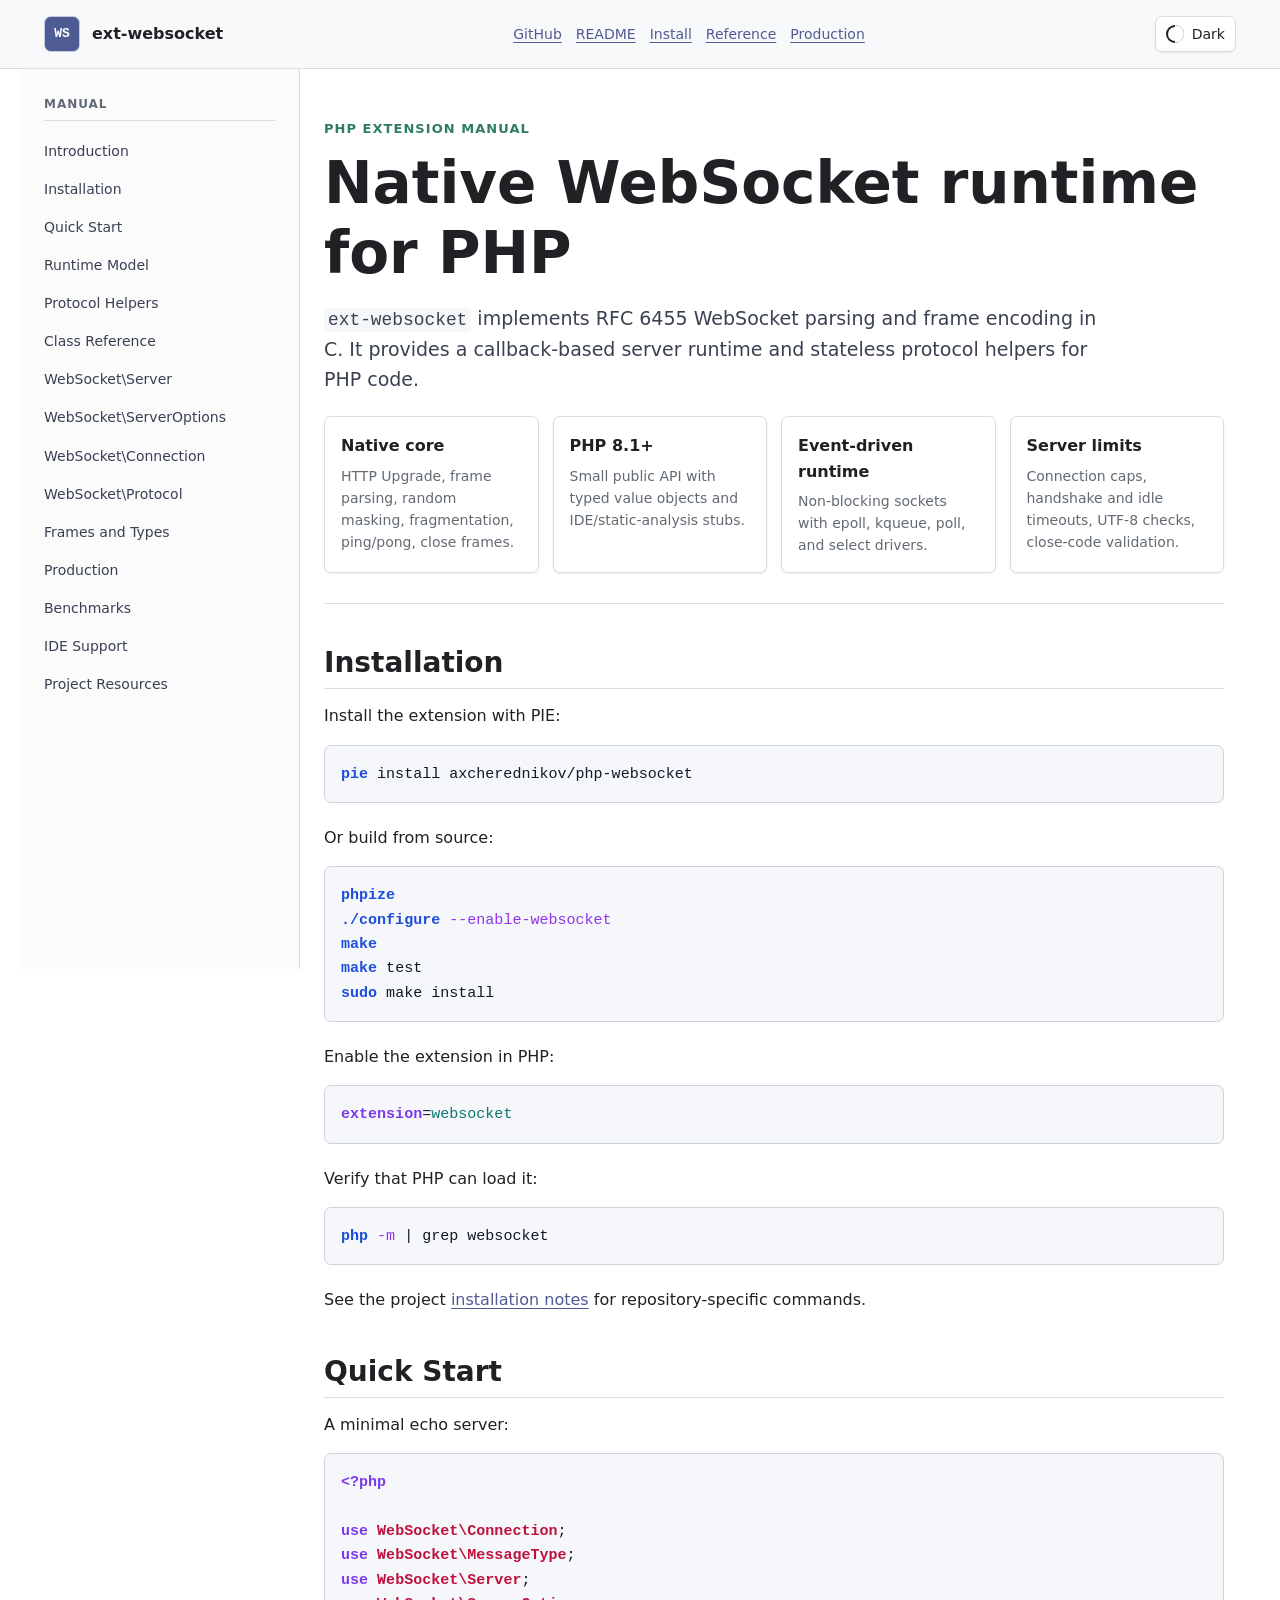
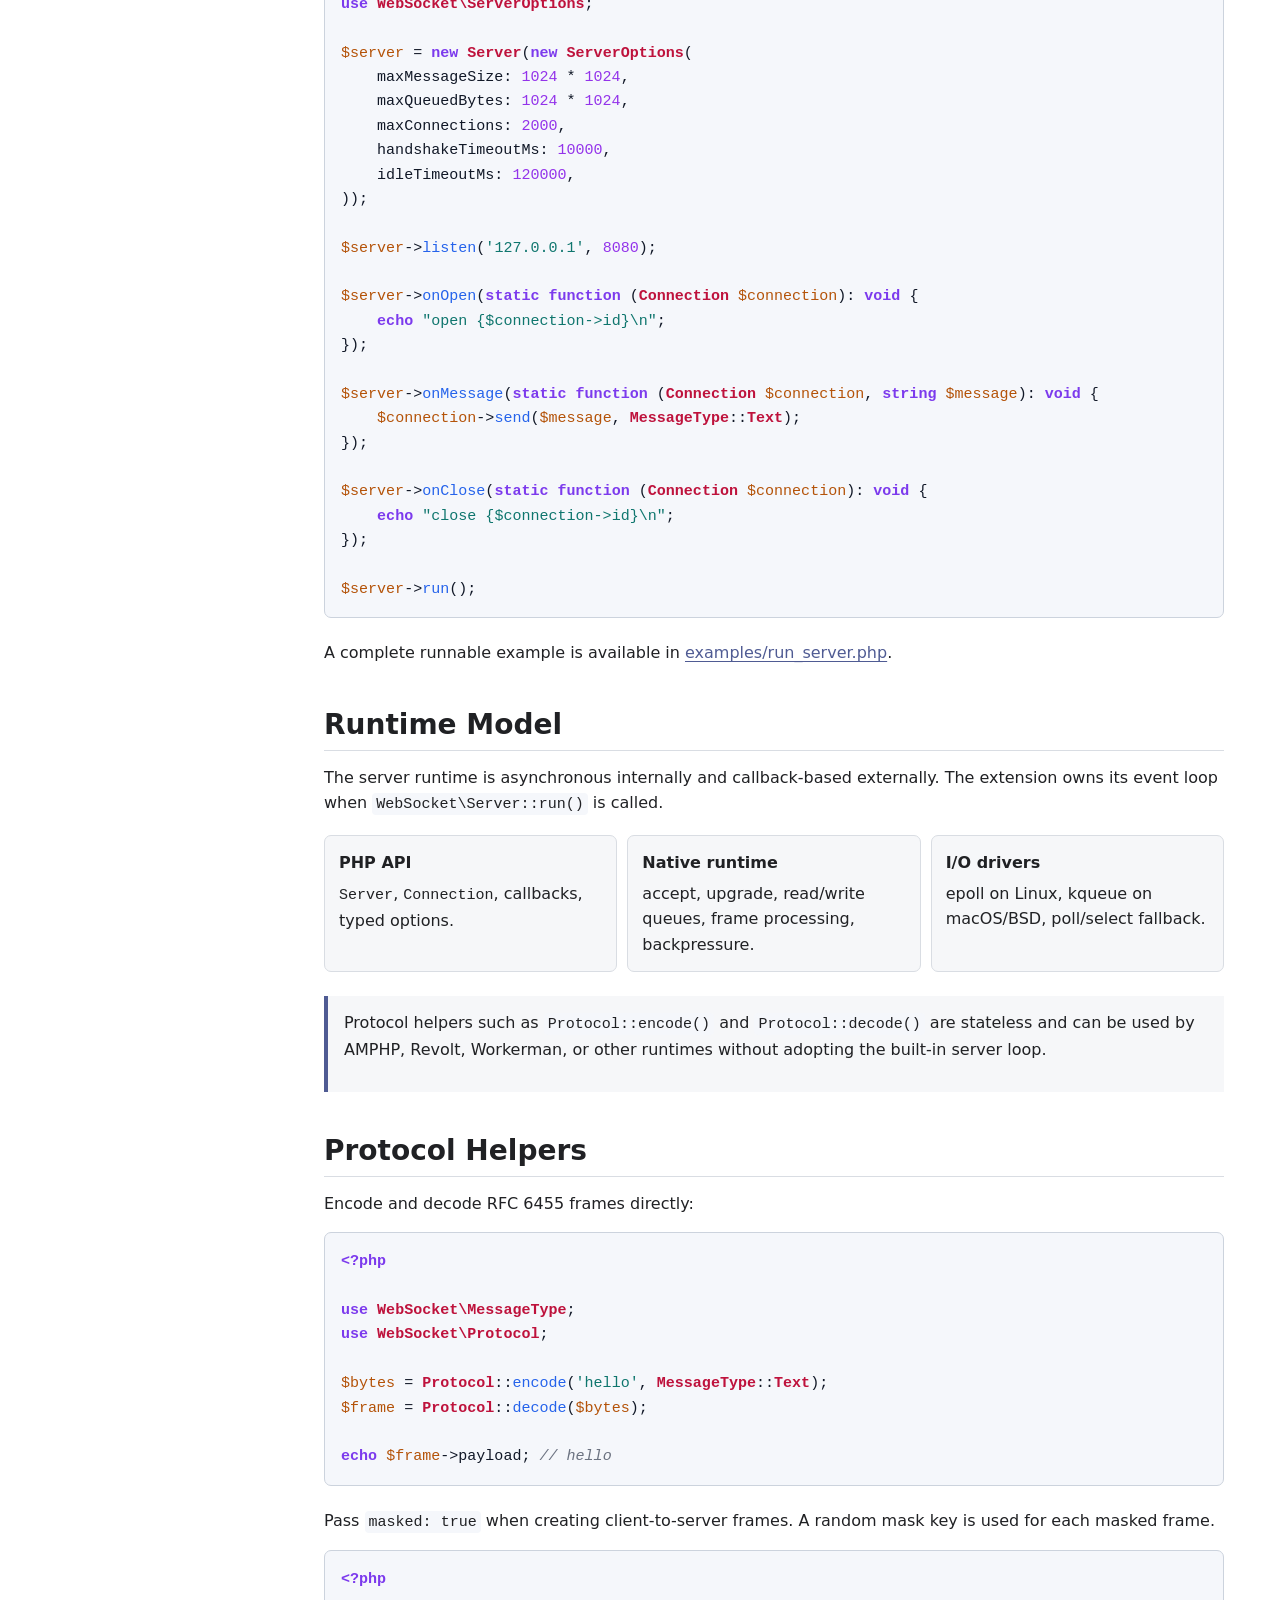
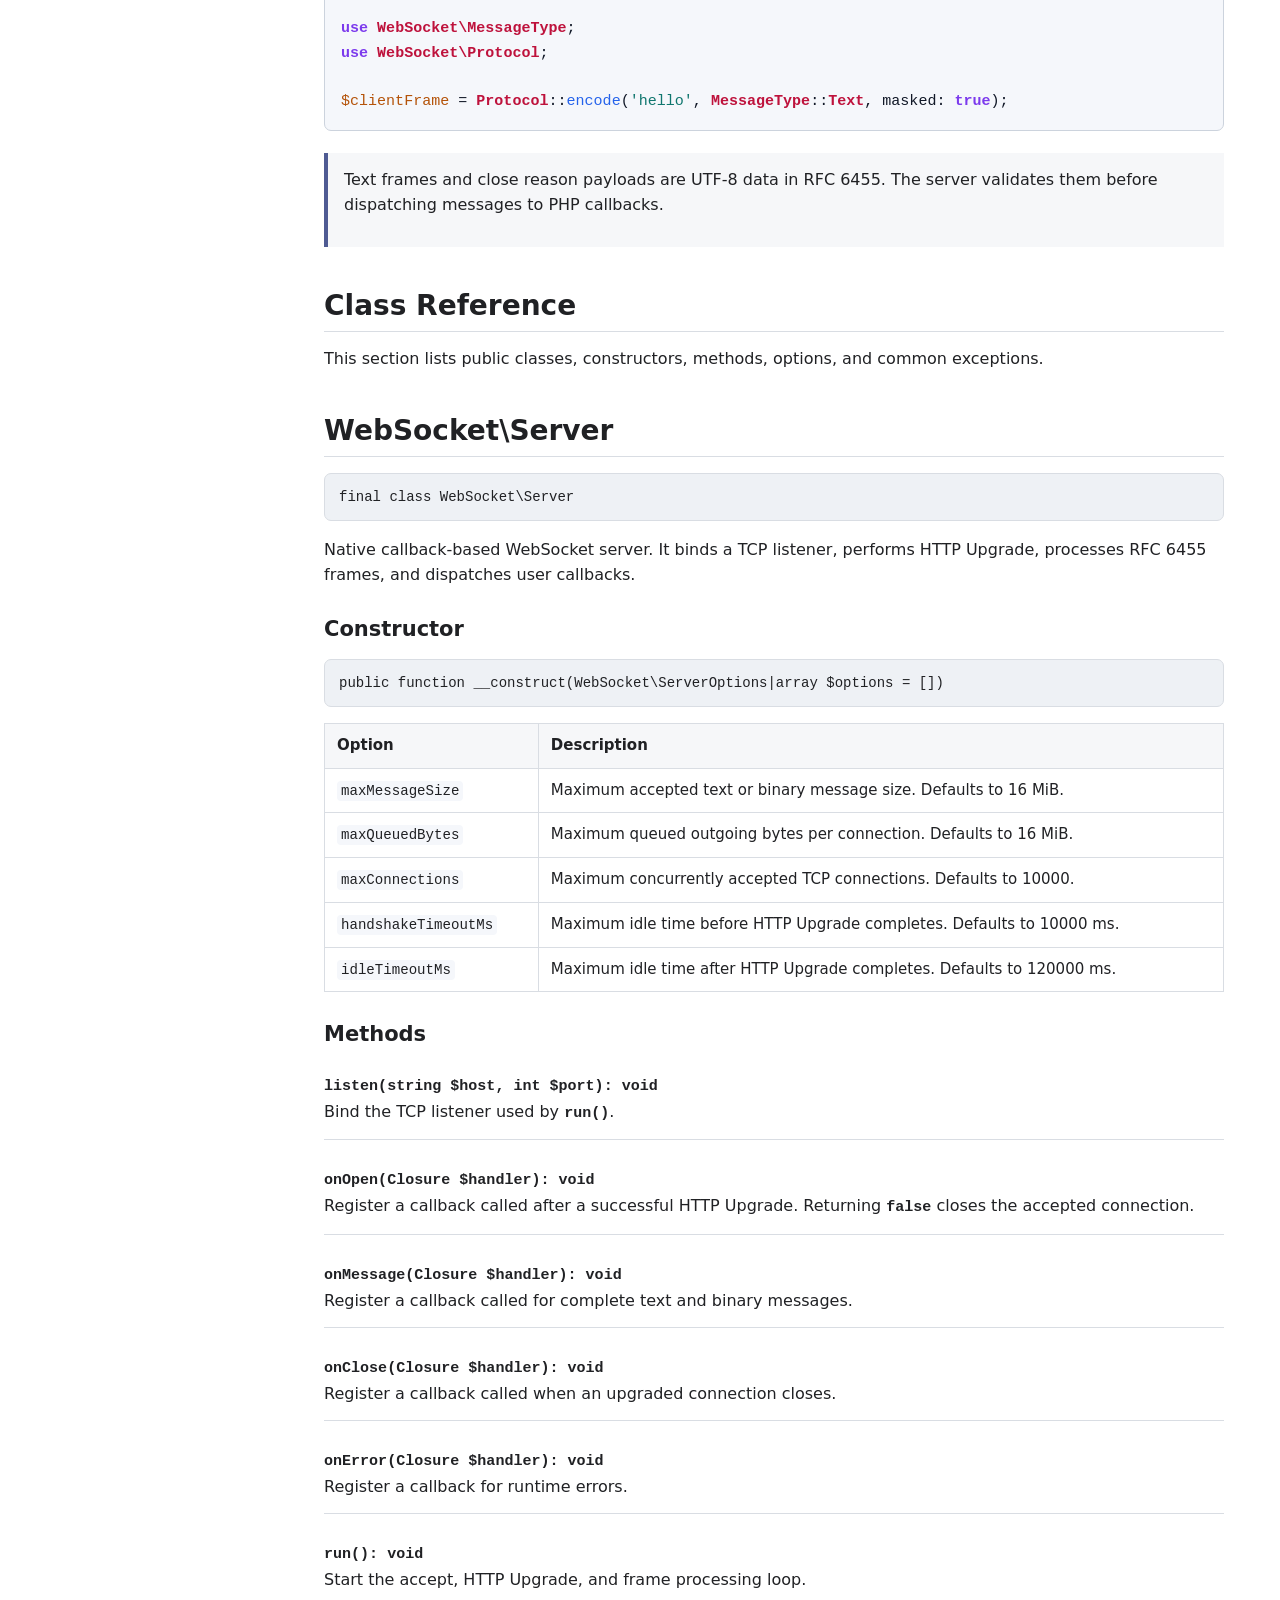
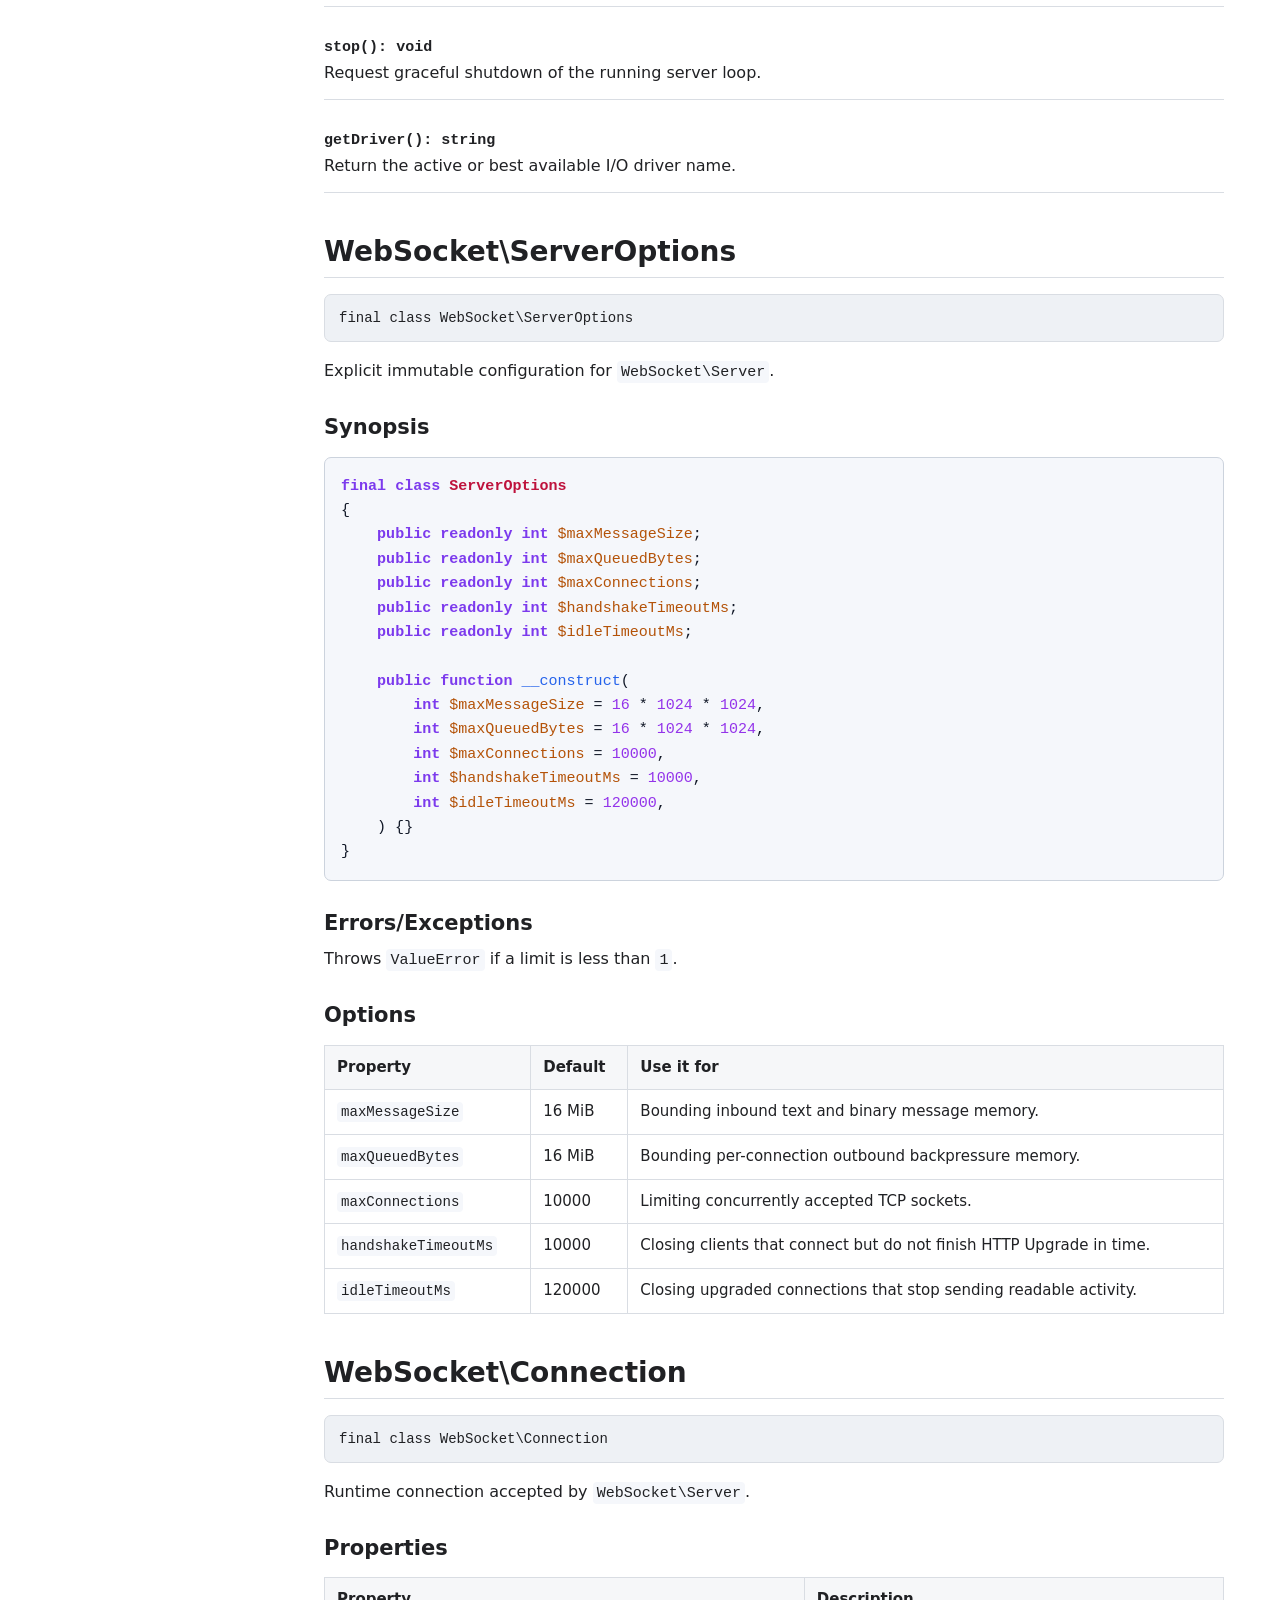
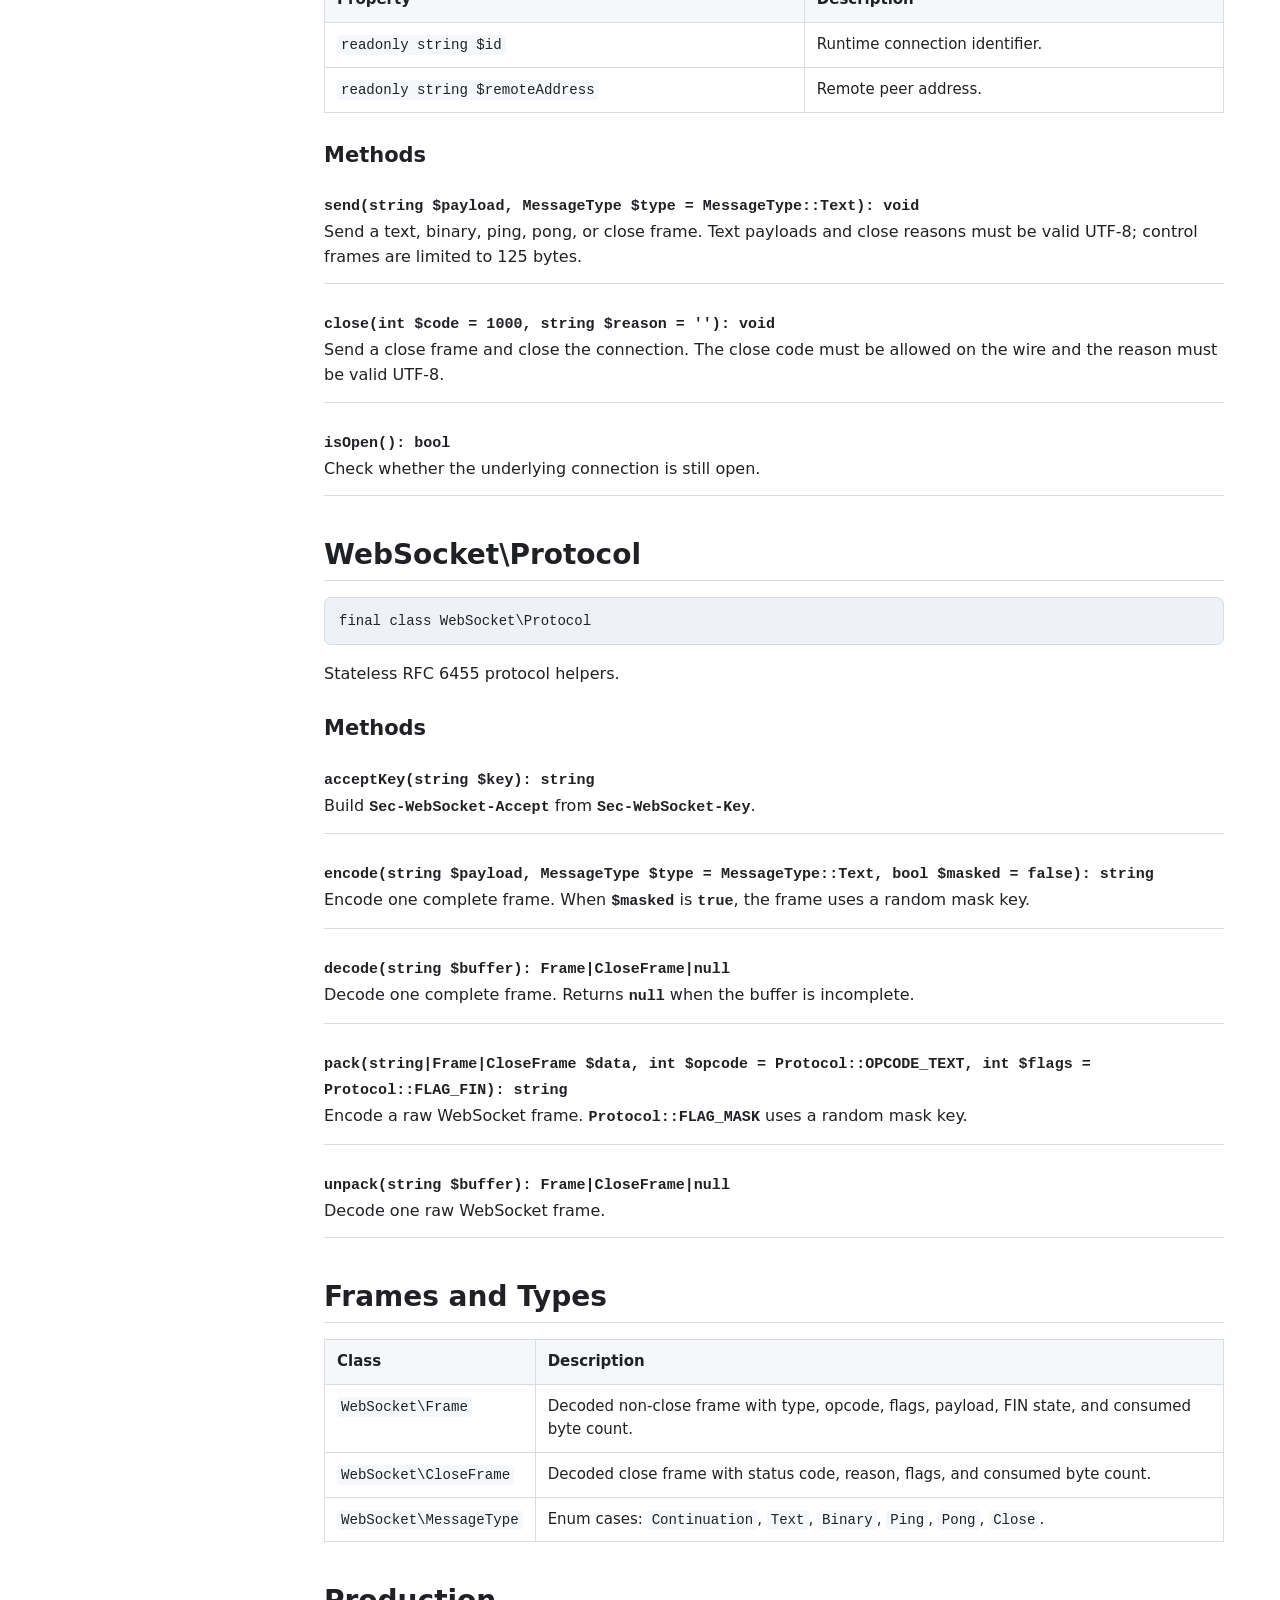
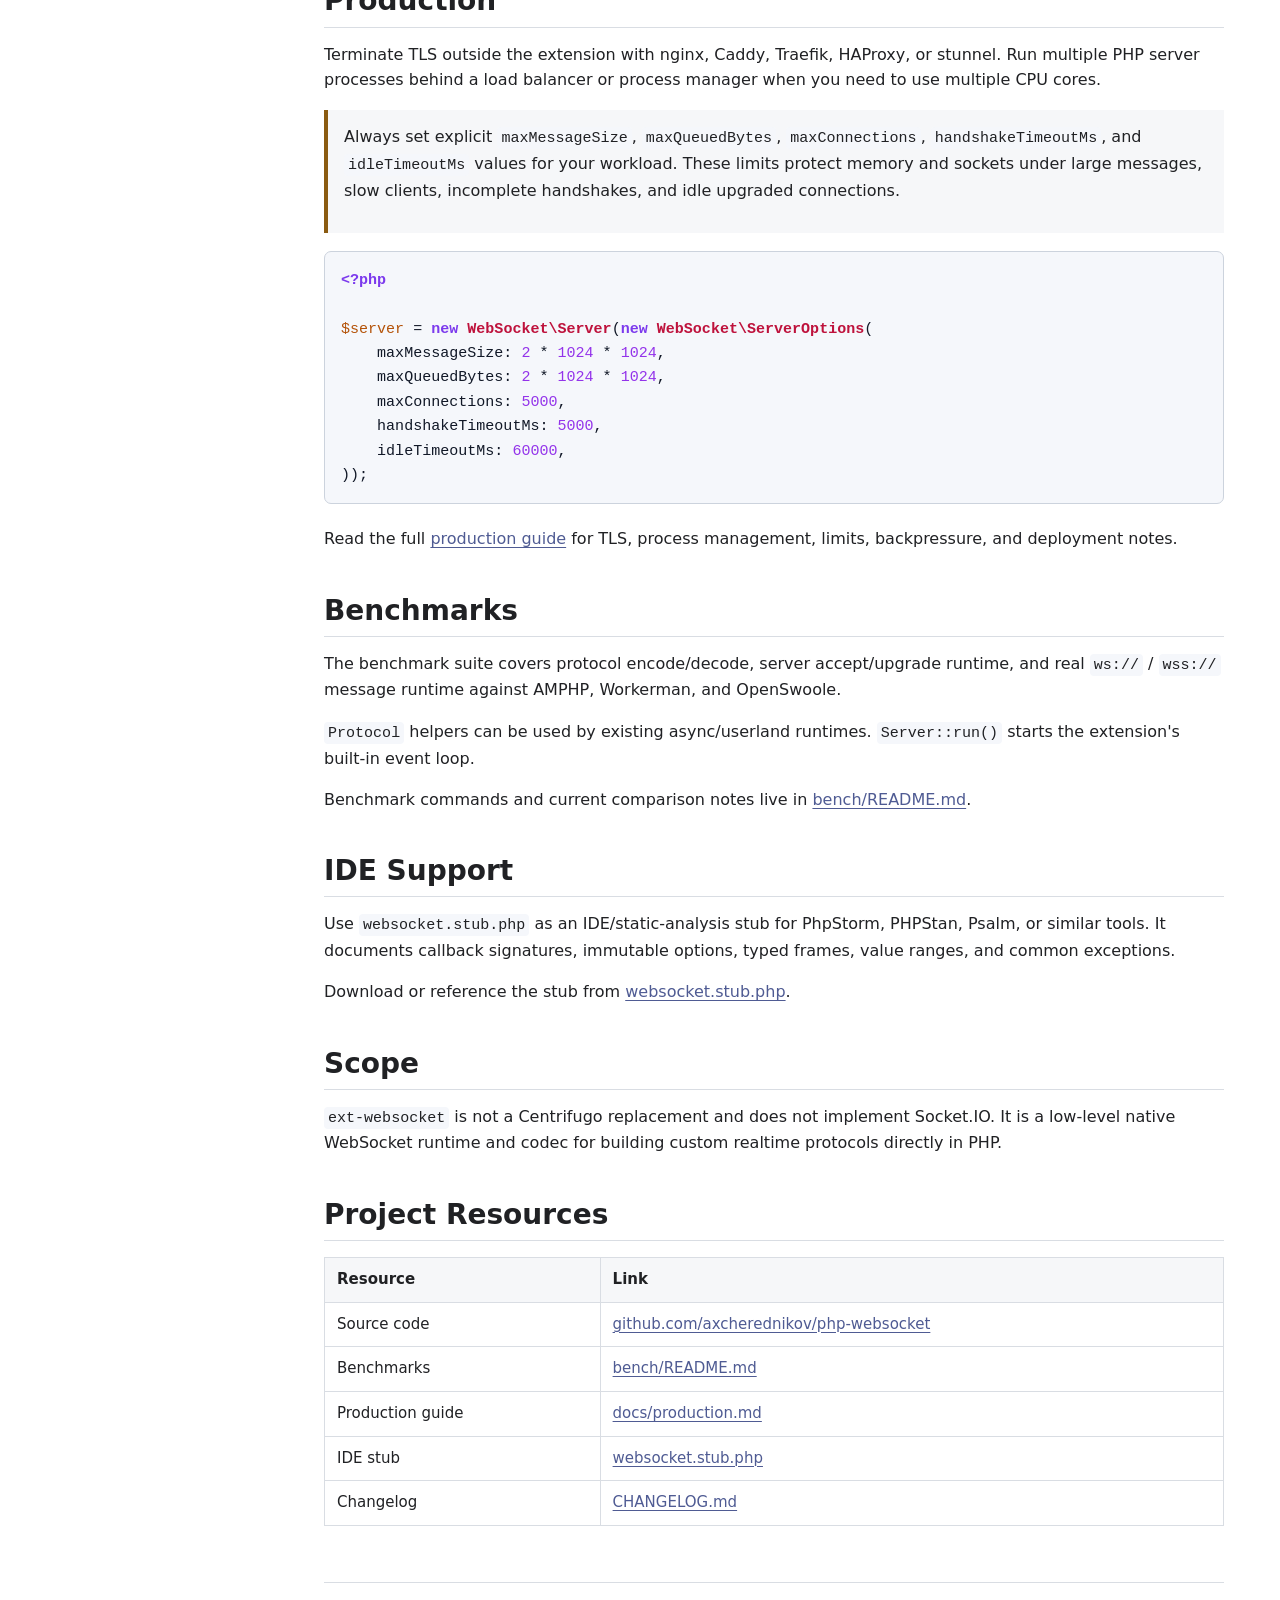
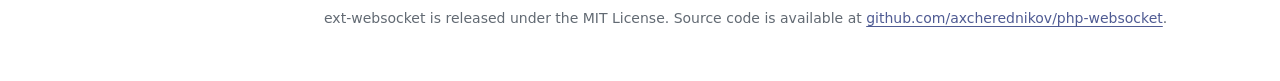
<file: index.html>
<!doctype html>
<html lang="en">
<head>
  <meta charset="utf-8">
  <meta name="viewport" content="width=device-width, initial-scale=1">
  <meta name="description" content="ext-websocket manual: native PHP WebSocket extension with RFC 6455 protocol helpers, server limits, and a callback-based server runtime.">
  <title>ext-websocket manual</title>
  <script>
    (function () {
      try {
        var theme = localStorage.getItem("php-websocket-theme");
        if (theme === "light" || theme === "dark") {
          document.documentElement.dataset.theme = theme;
        }
      } catch (error) {
      }
    }());
  </script>
  <link rel="stylesheet" href="manual.css">
  <script src="theme.js" defer></script>
  <script src="syntax.js" defer></script>
</head>
<body>
  <header class="masthead">
    <div class="masthead-inner">
      <a class="brand" href="#top" aria-label="ext-websocket manual">
        <span class="brand-mark">WS</span>
        <span>ext-websocket</span>
      </a>
      <nav class="top-links" aria-label="Project links">
        <a href="https://github.com/axcherednikov/php-websocket">GitHub</a>
        <a href="https://github.com/axcherednikov/php-websocket/blob/master/README.md">README</a>
        <a href="#installation">Install</a>
        <a href="#class-reference">Reference</a>
        <a href="#production">Production</a>
      </nav>
      <button class="theme-toggle" type="button" data-theme-toggle aria-label="Switch to dark theme" aria-pressed="false">
        <span class="theme-toggle-mark" aria-hidden="true">&nbsp;</span>
        <span data-theme-toggle-label>Dark</span>
      </button>
    </div>
  </header>

  <div class="layout" id="top">
    <aside class="sidebar">
      <h2>Manual</h2>
      <nav aria-label="Manual navigation">
        <a href="#introduction">Introduction</a>
        <a href="#installation">Installation</a>
        <a href="#quick-start">Quick Start</a>
        <a href="#runtime-model">Runtime Model</a>
        <a href="#protocol-helpers">Protocol Helpers</a>
        <a href="#class-reference">Class Reference</a>
        <a href="#server">WebSocket\Server</a>
        <a href="#server-options">WebSocket\ServerOptions</a>
        <a href="#connection">WebSocket\Connection</a>
        <a href="#protocol">WebSocket\Protocol</a>
        <a href="#frames">Frames and Types</a>
        <a href="#production">Production</a>
        <a href="#benchmarks">Benchmarks</a>
        <a href="#ide-support">IDE Support</a>
        <a href="#project-resources">Project Resources</a>
      </nav>
    </aside>

    <main class="content">
      <article class="article">
        <section class="hero" id="introduction">
          <p class="eyebrow">PHP extension manual</p>
          <h1>Native WebSocket runtime for PHP</h1>
          <p class="lead">
            <code>ext-websocket</code> implements RFC 6455 WebSocket parsing and frame encoding in C.
            It provides a callback-based server runtime and stateless protocol helpers for PHP code.
          </p>

          <div class="quick-grid" aria-label="Project summary">
            <div class="quick-item">
              <strong>Native core</strong>
              <span>HTTP Upgrade, frame parsing, random masking, fragmentation, ping/pong, close frames.</span>
            </div>
            <div class="quick-item">
              <strong>PHP 8.1+</strong>
              <span>Small public API with typed value objects and IDE/static-analysis stubs.</span>
            </div>
            <div class="quick-item">
              <strong>Event-driven runtime</strong>
              <span>Non-blocking sockets with epoll, kqueue, poll, and select drivers.</span>
            </div>
            <div class="quick-item">
              <strong>Server limits</strong>
              <span>Connection caps, handshake and idle timeouts, UTF-8 checks, close-code validation.</span>
            </div>
          </div>
        </section>

        <section id="installation">
          <h2>Installation</h2>
          <p>Install the extension with PIE:</p>
          <pre><code class="language-bash">pie install axcherednikov/php-websocket</code></pre>

          <p>Or build from source:</p>
          <pre><code class="language-bash">phpize
./configure --enable-websocket
make
make test
sudo make install</code></pre>

          <p>Enable the extension in PHP:</p>
          <pre><code class="language-ini">extension=websocket</code></pre>

          <p>Verify that PHP can load it:</p>
          <pre><code class="language-bash">php -m | grep websocket</code></pre>

          <p>
            See the project
            <a href="https://github.com/axcherednikov/php-websocket/blob/master/README.md#installation">installation notes</a>
            for repository-specific commands.
          </p>
        </section>

        <section id="quick-start">
          <h2>Quick Start</h2>
          <p>A minimal echo server:</p>
          <pre><code class="language-php">&lt;?php

use WebSocket\Connection;
use WebSocket\MessageType;
use WebSocket\Server;
use WebSocket\ServerOptions;

$server = new Server(new ServerOptions(
    maxMessageSize: 1024 * 1024,
    maxQueuedBytes: 1024 * 1024,
    maxConnections: 2000,
    handshakeTimeoutMs: 10000,
    idleTimeoutMs: 120000,
));

$server-&gt;listen('127.0.0.1', 8080);

$server-&gt;onOpen(static function (Connection $connection): void {
    echo "open {$connection-&gt;id}\n";
});

$server-&gt;onMessage(static function (Connection $connection, string $message): void {
    $connection-&gt;send($message, MessageType::Text);
});

$server-&gt;onClose(static function (Connection $connection): void {
    echo "close {$connection-&gt;id}\n";
});

$server-&gt;run();</code></pre>
          <p>
            A complete runnable example is available in
            <a href="https://github.com/axcherednikov/php-websocket/blob/master/examples/run_server.php">examples/run_server.php</a>.
          </p>
        </section>

        <section id="runtime-model">
          <h2>Runtime Model</h2>
          <p>
            The server runtime is asynchronous internally and callback-based externally. The extension
            owns its event loop when <code>WebSocket\Server::run()</code> is called.
          </p>

          <div class="architecture">
            <div>
              <strong>PHP API</strong>
              <span><code>Server</code>, <code>Connection</code>, callbacks, typed options.</span>
            </div>
            <div>
              <strong>Native runtime</strong>
              <span>accept, upgrade, read/write queues, frame processing, backpressure.</span>
            </div>
            <div>
              <strong>I/O drivers</strong>
              <span>epoll on Linux, kqueue on macOS/BSD, poll/select fallback.</span>
            </div>
          </div>

          <div class="manual-note">
            <p>
              Protocol helpers such as <code>Protocol::encode()</code> and <code>Protocol::decode()</code>
              are stateless and can be used by AMPHP, Revolt, Workerman, or other runtimes without adopting
              the built-in server loop.
            </p>
          </div>
        </section>

        <section id="protocol-helpers">
          <h2>Protocol Helpers</h2>
          <p>Encode and decode RFC 6455 frames directly:</p>
          <pre><code class="language-php">&lt;?php

use WebSocket\MessageType;
use WebSocket\Protocol;

$bytes = Protocol::encode('hello', MessageType::Text);
$frame = Protocol::decode($bytes);

echo $frame-&gt;payload; // hello</code></pre>
          <p>
            Pass <code>masked: true</code> when creating client-to-server frames. A random mask key is used
            for each masked frame.
          </p>
          <pre><code class="language-php">&lt;?php

use WebSocket\MessageType;
use WebSocket\Protocol;

$clientFrame = Protocol::encode('hello', MessageType::Text, masked: true);</code></pre>
          <div class="manual-note">
            <p>
              Text frames and close reason payloads are UTF-8 data in RFC 6455. The server validates them
              before dispatching messages to PHP callbacks.
            </p>
          </div>
        </section>

        <section id="class-reference">
          <h2>Class Reference</h2>
          <p>
            This section lists public classes, constructors, methods, options, and common exceptions.
          </p>
        </section>

        <section class="class-entry" id="server">
          <h2>WebSocket\Server</h2>
          <p class="synopsis">final class WebSocket\Server</p>
          <p>
            Native callback-based WebSocket server. It binds a TCP listener, performs HTTP Upgrade,
            processes RFC 6455 frames, and dispatches user callbacks.
          </p>

          <h3>Constructor</h3>
          <p class="synopsis">public function __construct(WebSocket\ServerOptions|array $options = [])</p>
          <table>
            <thead>
              <tr><th>Option</th><th>Description</th></tr>
            </thead>
            <tbody>
              <tr><td><code>maxMessageSize</code></td><td>Maximum accepted text or binary message size. Defaults to 16 MiB.</td></tr>
              <tr><td><code>maxQueuedBytes</code></td><td>Maximum queued outgoing bytes per connection. Defaults to 16 MiB.</td></tr>
              <tr><td><code>maxConnections</code></td><td>Maximum concurrently accepted TCP connections. Defaults to 10000.</td></tr>
              <tr><td><code>handshakeTimeoutMs</code></td><td>Maximum idle time before HTTP Upgrade completes. Defaults to 10000 ms.</td></tr>
              <tr><td><code>idleTimeoutMs</code></td><td>Maximum idle time after HTTP Upgrade completes. Defaults to 120000 ms.</td></tr>
            </tbody>
          </table>

          <h3>Methods</h3>
          <div class="method-list">
            <div class="method"><code>listen(string $host, int $port): void</code><br>Bind the TCP listener used by <code>run()</code>.</div>
            <div class="method"><code>onOpen(Closure $handler): void</code><br>Register a callback called after a successful HTTP Upgrade. Returning <code>false</code> closes the accepted connection.</div>
            <div class="method"><code>onMessage(Closure $handler): void</code><br>Register a callback called for complete text and binary messages.</div>
            <div class="method"><code>onClose(Closure $handler): void</code><br>Register a callback called when an upgraded connection closes.</div>
            <div class="method"><code>onError(Closure $handler): void</code><br>Register a callback for runtime errors.</div>
            <div class="method"><code>run(): void</code><br>Start the accept, HTTP Upgrade, and frame processing loop.</div>
            <div class="method"><code>stop(): void</code><br>Request graceful shutdown of the running server loop.</div>
            <div class="method"><code>getDriver(): string</code><br>Return the active or best available I/O driver name.</div>
          </div>
        </section>

        <section class="class-entry" id="server-options">
          <h2>WebSocket\ServerOptions</h2>
          <p class="synopsis">final class WebSocket\ServerOptions</p>
          <p>Explicit immutable configuration for <code>WebSocket\Server</code>.</p>

          <h3>Synopsis</h3>
          <pre><code class="language-php">final class ServerOptions
{
    public readonly int $maxMessageSize;
    public readonly int $maxQueuedBytes;
    public readonly int $maxConnections;
    public readonly int $handshakeTimeoutMs;
    public readonly int $idleTimeoutMs;

    public function __construct(
        int $maxMessageSize = 16 * 1024 * 1024,
        int $maxQueuedBytes = 16 * 1024 * 1024,
        int $maxConnections = 10000,
        int $handshakeTimeoutMs = 10000,
        int $idleTimeoutMs = 120000,
    ) {}
}</code></pre>

          <h3>Errors/Exceptions</h3>
          <p>Throws <code>ValueError</code> if a limit is less than <code>1</code>.</p>

          <h3>Options</h3>
          <table>
            <thead>
              <tr><th>Property</th><th>Default</th><th>Use it for</th></tr>
            </thead>
            <tbody>
              <tr><td><code>maxMessageSize</code></td><td>16 MiB</td><td>Bounding inbound text and binary message memory.</td></tr>
              <tr><td><code>maxQueuedBytes</code></td><td>16 MiB</td><td>Bounding per-connection outbound backpressure memory.</td></tr>
              <tr><td><code>maxConnections</code></td><td>10000</td><td>Limiting concurrently accepted TCP sockets.</td></tr>
              <tr><td><code>handshakeTimeoutMs</code></td><td>10000</td><td>Closing clients that connect but do not finish HTTP Upgrade in time.</td></tr>
              <tr><td><code>idleTimeoutMs</code></td><td>120000</td><td>Closing upgraded connections that stop sending readable activity.</td></tr>
            </tbody>
          </table>
        </section>

        <section class="class-entry" id="connection">
          <h2>WebSocket\Connection</h2>
          <p class="synopsis">final class WebSocket\Connection</p>
          <p>Runtime connection accepted by <code>WebSocket\Server</code>.</p>

          <h3>Properties</h3>
          <table>
            <thead>
              <tr><th>Property</th><th>Description</th></tr>
            </thead>
            <tbody>
              <tr><td><code>readonly string $id</code></td><td>Runtime connection identifier.</td></tr>
              <tr><td><code>readonly string $remoteAddress</code></td><td>Remote peer address.</td></tr>
            </tbody>
          </table>

          <h3>Methods</h3>
          <div class="method-list">
            <div class="method"><code>send(string $payload, MessageType $type = MessageType::Text): void</code><br>Send a text, binary, ping, pong, or close frame. Text payloads and close reasons must be valid UTF-8; control frames are limited to 125 bytes.</div>
            <div class="method"><code>close(int $code = 1000, string $reason = ''): void</code><br>Send a close frame and close the connection. The close code must be allowed on the wire and the reason must be valid UTF-8.</div>
            <div class="method"><code>isOpen(): bool</code><br>Check whether the underlying connection is still open.</div>
          </div>
        </section>

        <section class="class-entry" id="protocol">
          <h2>WebSocket\Protocol</h2>
          <p class="synopsis">final class WebSocket\Protocol</p>
          <p>Stateless RFC 6455 protocol helpers.</p>

          <h3>Methods</h3>
          <div class="method-list">
            <div class="method"><code>acceptKey(string $key): string</code><br>Build <code>Sec-WebSocket-Accept</code> from <code>Sec-WebSocket-Key</code>.</div>
            <div class="method"><code>encode(string $payload, MessageType $type = MessageType::Text, bool $masked = false): string</code><br>Encode one complete frame. When <code>$masked</code> is <code>true</code>, the frame uses a random mask key.</div>
            <div class="method"><code>decode(string $buffer): Frame|CloseFrame|null</code><br>Decode one complete frame. Returns <code>null</code> when the buffer is incomplete.</div>
            <div class="method"><code>pack(string|Frame|CloseFrame $data, int $opcode = Protocol::OPCODE_TEXT, int $flags = Protocol::FLAG_FIN): string</code><br>Encode a raw WebSocket frame. <code>Protocol::FLAG_MASK</code> uses a random mask key.</div>
            <div class="method"><code>unpack(string $buffer): Frame|CloseFrame|null</code><br>Decode one raw WebSocket frame.</div>
          </div>
        </section>

        <section class="class-entry" id="frames">
          <h2>Frames and Types</h2>
          <table>
            <thead>
              <tr><th>Class</th><th>Description</th></tr>
            </thead>
            <tbody>
              <tr><td><code>WebSocket\Frame</code></td><td>Decoded non-close frame with type, opcode, flags, payload, FIN state, and consumed byte count.</td></tr>
              <tr><td><code>WebSocket\CloseFrame</code></td><td>Decoded close frame with status code, reason, flags, and consumed byte count.</td></tr>
              <tr><td><code>WebSocket\MessageType</code></td><td>Enum cases: <code>Continuation</code>, <code>Text</code>, <code>Binary</code>, <code>Ping</code>, <code>Pong</code>, <code>Close</code>.</td></tr>
            </tbody>
          </table>
        </section>

        <section id="production">
          <h2>Production</h2>
          <p>
            Terminate TLS outside the extension with nginx, Caddy, Traefik, HAProxy, or stunnel.
            Run multiple PHP server processes behind a load balancer or process manager when you need
            to use multiple CPU cores.
          </p>
          <div class="manual-note warning">
            <p>
              Always set explicit <code>maxMessageSize</code>, <code>maxQueuedBytes</code>,
              <code>maxConnections</code>, <code>handshakeTimeoutMs</code>, and <code>idleTimeoutMs</code>
              values for your workload. These limits protect memory and sockets under large messages,
              slow clients, incomplete handshakes, and idle upgraded connections.
            </p>
          </div>
          <pre><code class="language-php">&lt;?php

$server = new WebSocket\Server(new WebSocket\ServerOptions(
    maxMessageSize: 2 * 1024 * 1024,
    maxQueuedBytes: 2 * 1024 * 1024,
    maxConnections: 5000,
    handshakeTimeoutMs: 5000,
    idleTimeoutMs: 60000,
));</code></pre>
          <p>
            Read the full
            <a href="https://github.com/axcherednikov/php-websocket/blob/master/docs/production.md">production guide</a>
            for TLS, process management, limits, backpressure, and deployment notes.
          </p>
        </section>

        <section id="benchmarks">
          <h2>Benchmarks</h2>
          <p>
            The benchmark suite covers protocol encode/decode, server accept/upgrade runtime, and
            real <code>ws://</code> / <code>wss://</code> message runtime against AMPHP, Workerman,
            and OpenSwoole.
          </p>
          <p>
            <code>Protocol</code> helpers can be used by existing async/userland runtimes.
            <code>Server::run()</code> starts the extension's built-in event loop.
          </p>
          <p>
            Benchmark commands and current comparison notes live in
            <a href="https://github.com/axcherednikov/php-websocket/blob/master/bench/README.md">bench/README.md</a>.
          </p>
        </section>

        <section id="ide-support">
          <h2>IDE Support</h2>
          <p>
            Use <code>websocket.stub.php</code> as an IDE/static-analysis stub for PhpStorm, PHPStan,
            Psalm, or similar tools. It documents callback signatures, immutable options, typed frames,
            value ranges, and common exceptions.
          </p>
          <p>
            Download or reference the stub from
            <a href="https://github.com/axcherednikov/php-websocket/blob/master/websocket.stub.php">websocket.stub.php</a>.
          </p>
        </section>

        <section id="not-a-platform">
          <h2>Scope</h2>
          <p>
            <code>ext-websocket</code> is not a Centrifugo replacement and does not implement Socket.IO.
            It is a low-level native WebSocket runtime and codec for building custom realtime protocols
            directly in PHP.
          </p>
        </section>

        <section id="project-resources">
          <h2>Project Resources</h2>
          <table>
            <thead>
              <tr><th>Resource</th><th>Link</th></tr>
            </thead>
            <tbody>
              <tr><td>Source code</td><td><a href="https://github.com/axcherednikov/php-websocket">github.com/axcherednikov/php-websocket</a></td></tr>
              <tr><td>Benchmarks</td><td><a href="https://github.com/axcherednikov/php-websocket/blob/master/bench/README.md">bench/README.md</a></td></tr>
              <tr><td>Production guide</td><td><a href="https://github.com/axcherednikov/php-websocket/blob/master/docs/production.md">docs/production.md</a></td></tr>
              <tr><td>IDE stub</td><td><a href="https://github.com/axcherednikov/php-websocket/blob/master/websocket.stub.php">websocket.stub.php</a></td></tr>
              <tr><td>Changelog</td><td><a href="https://github.com/axcherednikov/php-websocket/blob/master/CHANGELOG.md">CHANGELOG.md</a></td></tr>
            </tbody>
          </table>
        </section>

        <footer class="footer">
          <p>
            ext-websocket is released under the MIT License. Source code is available at
            <a href="https://github.com/axcherednikov/php-websocket">github.com/axcherednikov/php-websocket</a>.
          </p>
        </footer>
      </article>
    </main>
  </div>
</body>
</html>
</file>
<file: manual.css>
:root {
  color-scheme: light;
  --ink: #202124;
  --muted: #626a73;
  --line: #d9dde3;
  --panel: #f6f7f9;
  --panel-strong: #eef1f5;
  --masthead: #f8f9fb;
  --sidebar: #fbfbfc;
  --sidebar-link: #384052;
  --lead: #3a4150;
  --brand: #4f5b93;
  --brand-dark: #30375f;
  --brand-mark-border: #c5cae1;
  --brand-mark-ink: #ffffff;
  --accent: #2f7d62;
  --warning: #8a5b11;
  --code: #111827;
  --code-bg: #f5f7fb;
  --code-border: #ccd3dd;
  --code-keyword: #7c3aed;
  --code-string: #0f766e;
  --code-variable: #b45309;
  --code-comment: #6b7280;
  --code-function: #2563eb;
  --code-class: #be123c;
  --code-number: #9333ea;
  --code-command: #1d4ed8;
  --code-flag: #9333ea;
  --surface: #ffffff;
  --shadow: 0 1px 2px rgba(20, 28, 40, 0.08);
}

:root[data-theme="dark"] {
  color-scheme: dark;
  --ink: #e6e9ef;
  --muted: #9aa4b2;
  --line: #2d3542;
  --panel: #171d26;
  --panel-strong: #1d2530;
  --masthead: #10151d;
  --sidebar: #0d1219;
  --sidebar-link: #c7d0dc;
  --lead: #c7d0dc;
  --brand: #9da9ff;
  --brand-dark: #c7ceff;
  --brand-mark-border: #4f5b93;
  --brand-mark-ink: #ffffff;
  --accent: #66d9ad;
  --warning: #f5c46b;
  --code: #dce4ef;
  --code-bg: #111821;
  --code-border: #303a49;
  --code-keyword: #c4a7ff;
  --code-string: #6ee7c8;
  --code-variable: #fbbf72;
  --code-comment: #8b98a8;
  --code-function: #8ab4ff;
  --code-class: #ff8da1;
  --code-number: #d8b4fe;
  --code-command: #8ab4ff;
  --code-flag: #d8b4fe;
  --surface: #0b1017;
  --shadow: 0 1px 2px rgba(0, 0, 0, 0.28);
}

* {
  box-sizing: border-box;
}

html {
  scroll-behavior: smooth;
}

body {
  margin: 0;
  color: var(--ink);
  background: var(--surface);
  font: 16px/1.58 system-ui, -apple-system, BlinkMacSystemFont, "Segoe UI", sans-serif;
}

a {
  color: var(--brand);
  text-decoration-thickness: 1px;
  text-underline-offset: 3px;
}

a:hover {
  color: var(--brand-dark);
}

.masthead {
  border-bottom: 1px solid var(--line);
  background: var(--masthead);
}

.masthead-inner {
  display: flex;
  align-items: center;
  justify-content: space-between;
  gap: 24px;
  max-width: 1240px;
  margin: 0 auto;
  padding: 16px 24px;
}

.brand {
  display: inline-flex;
  align-items: center;
  gap: 12px;
  color: var(--ink);
  font-weight: 700;
  text-decoration: none;
}

.brand-mark {
  display: grid;
  width: 36px;
  height: 36px;
  place-items: center;
  border: 1px solid var(--brand-mark-border);
  border-radius: 7px;
  background: var(--brand);
  color: var(--brand-mark-ink);
  font-family: ui-monospace, SFMono-Regular, Menlo, Consolas, monospace;
  font-size: 13px;
  letter-spacing: 0;
}

.top-links {
  display: flex;
  flex-wrap: wrap;
  gap: 14px;
  font-size: 14px;
}

.theme-toggle {
  display: inline-flex;
  align-items: center;
  justify-content: center;
  gap: 8px;
  min-height: 36px;
  padding: 7px 10px;
  border: 1px solid var(--line);
  border-radius: 7px;
  background: var(--surface);
  color: var(--ink);
  box-shadow: var(--shadow);
  cursor: pointer;
  font: inherit;
  font-size: 14px;
  line-height: 1;
}

.theme-toggle:hover {
  border-color: var(--brand);
  color: var(--brand-dark);
}

.theme-toggle:focus-visible {
  outline: 2px solid var(--brand);
  outline-offset: 2px;
}

.theme-toggle-mark {
  position: relative;
  width: 18px;
  height: 18px;
  border: 2px solid currentColor;
  border-radius: 50%;
}

.theme-toggle-mark::after {
  position: absolute;
  top: -2px;
  right: -2px;
  width: 9px;
  height: 18px;
  border-radius: 0 18px 18px 0;
  background: var(--surface);
  content: "";
}

:root[data-theme="dark"] .theme-toggle-mark::after {
  width: 7px;
  height: 7px;
  border-radius: 50%;
  background: currentColor;
}

.layout {
  display: grid;
  grid-template-columns: 280px minmax(0, 1fr);
  max-width: 1240px;
  margin: 0 auto;
}

.sidebar {
  position: sticky;
  top: 0;
  align-self: start;
  height: 100vh;
  padding: 28px 24px;
  border-right: 1px solid var(--line);
  background: var(--sidebar);
  overflow: auto;
}

.sidebar h2 {
  margin: 0 0 12px;
  color: var(--muted);
  font-size: 12px;
  font-weight: 700;
  letter-spacing: 0.08em;
  text-transform: uppercase;
}

.sidebar nav {
  display: grid;
  gap: 2px;
}

.sidebar a {
  display: block;
  padding: 7px 0;
  color: var(--sidebar-link);
  font-size: 14px;
  text-decoration: none;
}

.sidebar a:hover {
  color: var(--brand-dark);
}

.content {
  min-width: 0;
  padding: 32px 24px 72px;
}

.article {
  max-width: 900px;
}

.hero {
  padding: 18px 0 30px;
  border-bottom: 1px solid var(--line);
}

.eyebrow {
  margin: 0 0 8px;
  color: var(--accent);
  font-size: 13px;
  font-weight: 700;
  letter-spacing: 0.08em;
  text-transform: uppercase;
}

h1,
h2,
h3 {
  letter-spacing: 0;
  line-height: 1.22;
}

h1 {
  margin: 0 0 14px;
  font-size: clamp(34px, 5vw, 58px);
  font-weight: 700;
}

h2 {
  margin: 42px 0 14px;
  padding-bottom: 8px;
  border-bottom: 1px solid var(--line);
  font-size: 28px;
}

h3 {
  margin: 30px 0 10px;
  font-size: 21px;
}

p {
  margin: 0 0 16px;
}

.lead {
  max-width: 780px;
  color: var(--lead);
  font-size: 19px;
}

.manual-note {
  margin: 18px 0;
  padding: 14px 16px;
  border-left: 4px solid var(--brand);
  background: var(--panel);
}

.warning {
  border-left-color: var(--warning);
}

.quick-grid,
.feature-grid {
  display: grid;
  gap: 14px;
  margin: 22px 0 0;
}

.quick-grid {
  grid-template-columns: repeat(4, minmax(0, 1fr));
}

.feature-grid {
  grid-template-columns: repeat(2, minmax(0, 1fr));
  margin-bottom: 24px;
}

.quick-item,
.feature-grid div {
  min-height: 112px;
  padding: 16px;
  border: 1px solid var(--line);
  border-radius: 7px;
  background: var(--surface);
  box-shadow: var(--shadow);
}

.quick-item strong,
.feature-grid strong {
  display: block;
  margin-bottom: 6px;
}

.quick-item span,
.feature-grid span {
  display: block;
  color: var(--muted);
  font-size: 14px;
}

.synopsis {
  margin: 16px 0;
  padding: 12px 14px;
  border: 1px solid var(--line);
  border-radius: 7px;
  background: var(--panel-strong);
  font-family: ui-monospace, SFMono-Regular, Menlo, Consolas, monospace;
  font-size: 14px;
  overflow-x: auto;
}

pre {
  margin: 16px 0 22px;
  padding: 16px;
  border: 1px solid var(--code-border);
  border-radius: 7px;
  background: var(--code-bg);
  color: var(--code);
  overflow-x: auto;
}

code {
  font-family: ui-monospace, SFMono-Regular, Menlo, Consolas, monospace;
  font-size: 0.94em;
}

pre code {
  display: block;
  min-width: max-content;
  line-height: 1.62;
  tab-size: 4;
}

.tok-keyword {
  color: var(--code-keyword);
  font-weight: 700;
}

.tok-string {
  color: var(--code-string);
}

.tok-variable {
  color: var(--code-variable);
}

.tok-comment {
  color: var(--code-comment);
  font-style: italic;
}

.tok-function {
  color: var(--code-function);
}

.tok-class {
  color: var(--code-class);
  font-weight: 600;
}

.tok-number {
  color: var(--code-number);
}

.tok-command {
  color: var(--code-command);
  font-weight: 700;
}

.tok-flag {
  color: var(--code-flag);
}

p code,
li code,
td code {
  padding: 2px 4px;
  border-radius: 4px;
  background: var(--code-bg);
}

table {
  width: 100%;
  margin: 16px 0 24px;
  border-collapse: collapse;
  font-size: 15px;
}

th,
td {
  padding: 10px 12px;
  border: 1px solid var(--line);
  text-align: left;
  vertical-align: top;
}

th {
  background: var(--panel);
  font-weight: 700;
}

.class-entry {
  margin: 34px 0;
}

.method-list {
  display: grid;
  gap: 12px;
}

.method {
  padding: 14px 0;
  border-bottom: 1px solid var(--line);
}

.method code {
  font-weight: 700;
}

.architecture {
  display: grid;
  grid-template-columns: repeat(3, minmax(0, 1fr));
  gap: 10px;
  margin: 18px 0 24px;
}

.architecture div {
  padding: 14px;
  border: 1px solid var(--line);
  border-radius: 7px;
  background: var(--panel);
}

.architecture strong {
  display: block;
  margin-bottom: 6px;
}

.footer {
  margin-top: 56px;
  padding-top: 24px;
  border-top: 1px solid var(--line);
  color: var(--muted);
  font-size: 14px;
}

.page-narrow {
  max-width: 720px;
  margin: 0 auto;
  padding: 64px 24px;
}

@media (max-width: 900px) {
  .layout {
    grid-template-columns: 1fr;
  }

  .sidebar {
    position: static;
    height: auto;
    border-right: 0;
    border-bottom: 1px solid var(--line);
  }

  .sidebar nav {
    grid-template-columns: repeat(2, minmax(0, 1fr));
    gap: 0 16px;
  }

  .quick-grid,
  .feature-grid,
  .architecture {
    grid-template-columns: 1fr;
  }
}

@media (max-width: 620px) {
  .masthead-inner {
    align-items: flex-start;
    flex-direction: column;
  }

  .theme-toggle {
    width: 100%;
  }

  .sidebar nav {
    grid-template-columns: 1fr;
  }

  .content {
    padding-inline: 18px;
  }
}

@media (prefers-color-scheme: dark) {
  :root:not([data-theme="light"]) {
    color-scheme: dark;
    --ink: #e6e9ef;
    --muted: #9aa4b2;
    --line: #2d3542;
    --panel: #171d26;
    --panel-strong: #1d2530;
    --masthead: #10151d;
    --sidebar: #0d1219;
    --sidebar-link: #c7d0dc;
    --lead: #c7d0dc;
    --brand: #9da9ff;
    --brand-dark: #c7ceff;
    --brand-mark-border: #4f5b93;
    --brand-mark-ink: #ffffff;
    --accent: #66d9ad;
    --warning: #f5c46b;
    --code: #dce4ef;
    --code-bg: #111821;
    --code-border: #303a49;
    --code-keyword: #c4a7ff;
    --code-string: #6ee7c8;
    --code-variable: #fbbf72;
    --code-comment: #8b98a8;
    --code-function: #8ab4ff;
    --code-class: #ff8da1;
    --code-number: #d8b4fe;
    --code-command: #8ab4ff;
    --code-flag: #d8b4fe;
    --surface: #0b1017;
    --shadow: 0 1px 2px rgba(0, 0, 0, 0.28);
  }
}
</file>
